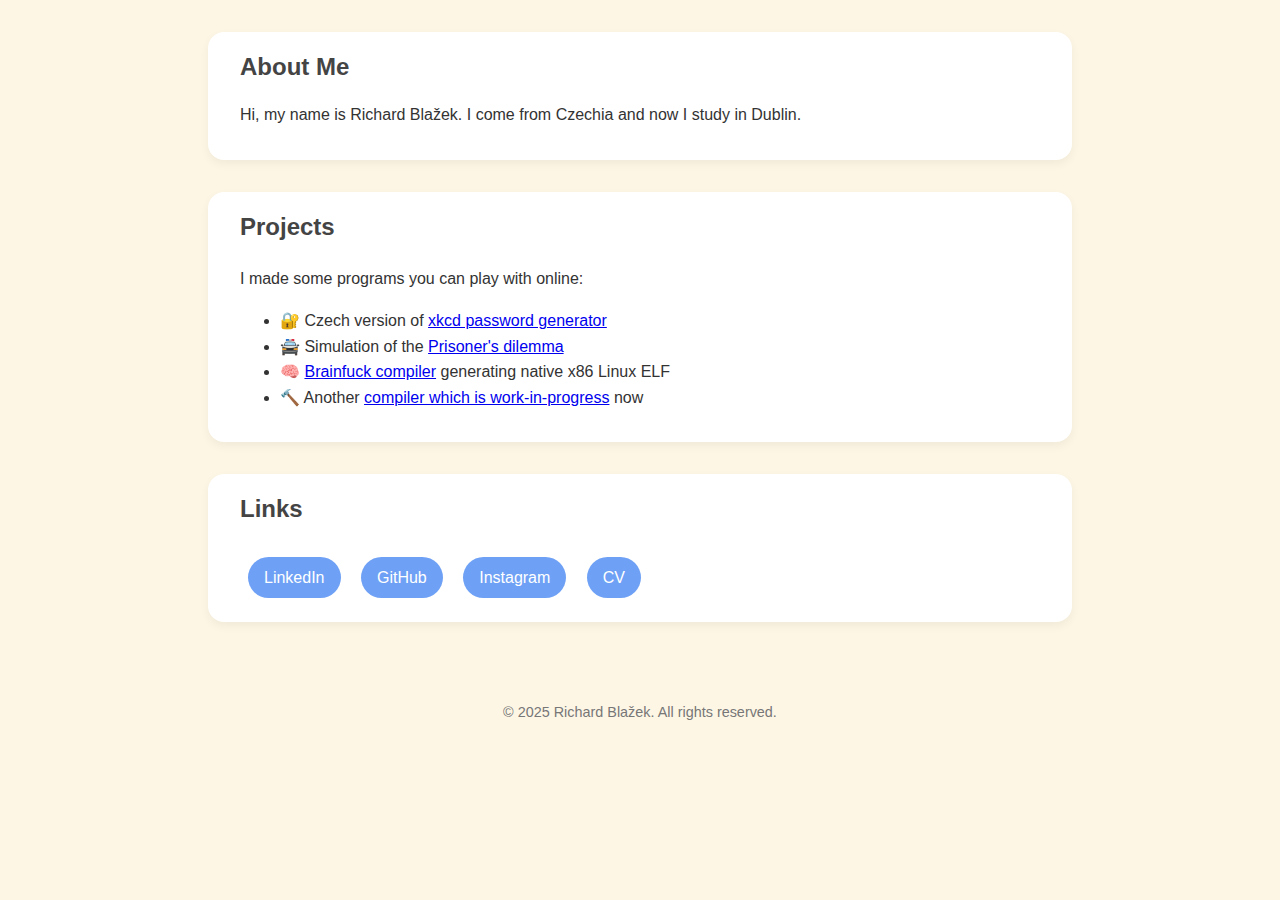
<file: index.html>
<!DOCTYPE html>
<html lang="en">
<head>
  <title>Richard Blažek</title>
  <meta charset="UTF-8">
  <meta name="viewport" content="width=device-width, initial-scale=1.0">
  <meta name="robots" content="index, follow">
  <meta name="description" content="My name is Richard Blažek. I come from Czechia and now I study in Dublin">
  <meta name="author" content="Richard Blažek">
  <link rel="stylesheet" href="assets/style.css"/>
  <link rel="icon" href="favicon.ico" type="image/x-icon">
  <link rel="canonical" href="https://richardblazek.com/">
</head>
<body>
  <header>
    <h1>About Me</h1>
    <p>
      Hi, my name is Richard Blažek. I come from Czechia and now I study in Dublin.
    </p>
  </header>

  <section>
    <h2>Projects</h2>
    <p>I made some programs you can play with online:</p>
    <ul>
	    <li>🔐 Czech version of <a href="passphrase.html">xkcd password generator</a></li>
      <li>🚔 Simulation of the <a href="prisoners-dilemma.html">Prisoner's dilemma</a></li>
      <li>🧠 <a href="brainfuck.html">Brainfuck compiler</a> generating native x86 Linux ELF</li>
      <li>🔨 Another <a href="zyba-wasm-compiler.html">compiler which is work-in-progress</a> now</li>
    </ul>
  </section>

  <section class="links">
    <h2>Links</h2>
    <a href="https://linkedin.com/in/richard-blazek">LinkedIn</a>
    <a href="https://github.com/richard-blazek">GitHub</a>
    <a href="https://www.instagram.com/richard.blzk/">Instagram</a>
    <a href="assets/CV.pdf">CV</a>
  </section>

  <footer>
    <p>© 2025 Richard Blažek. All rights reserved.</p>
  </footer>
</body>
</html>
</file>
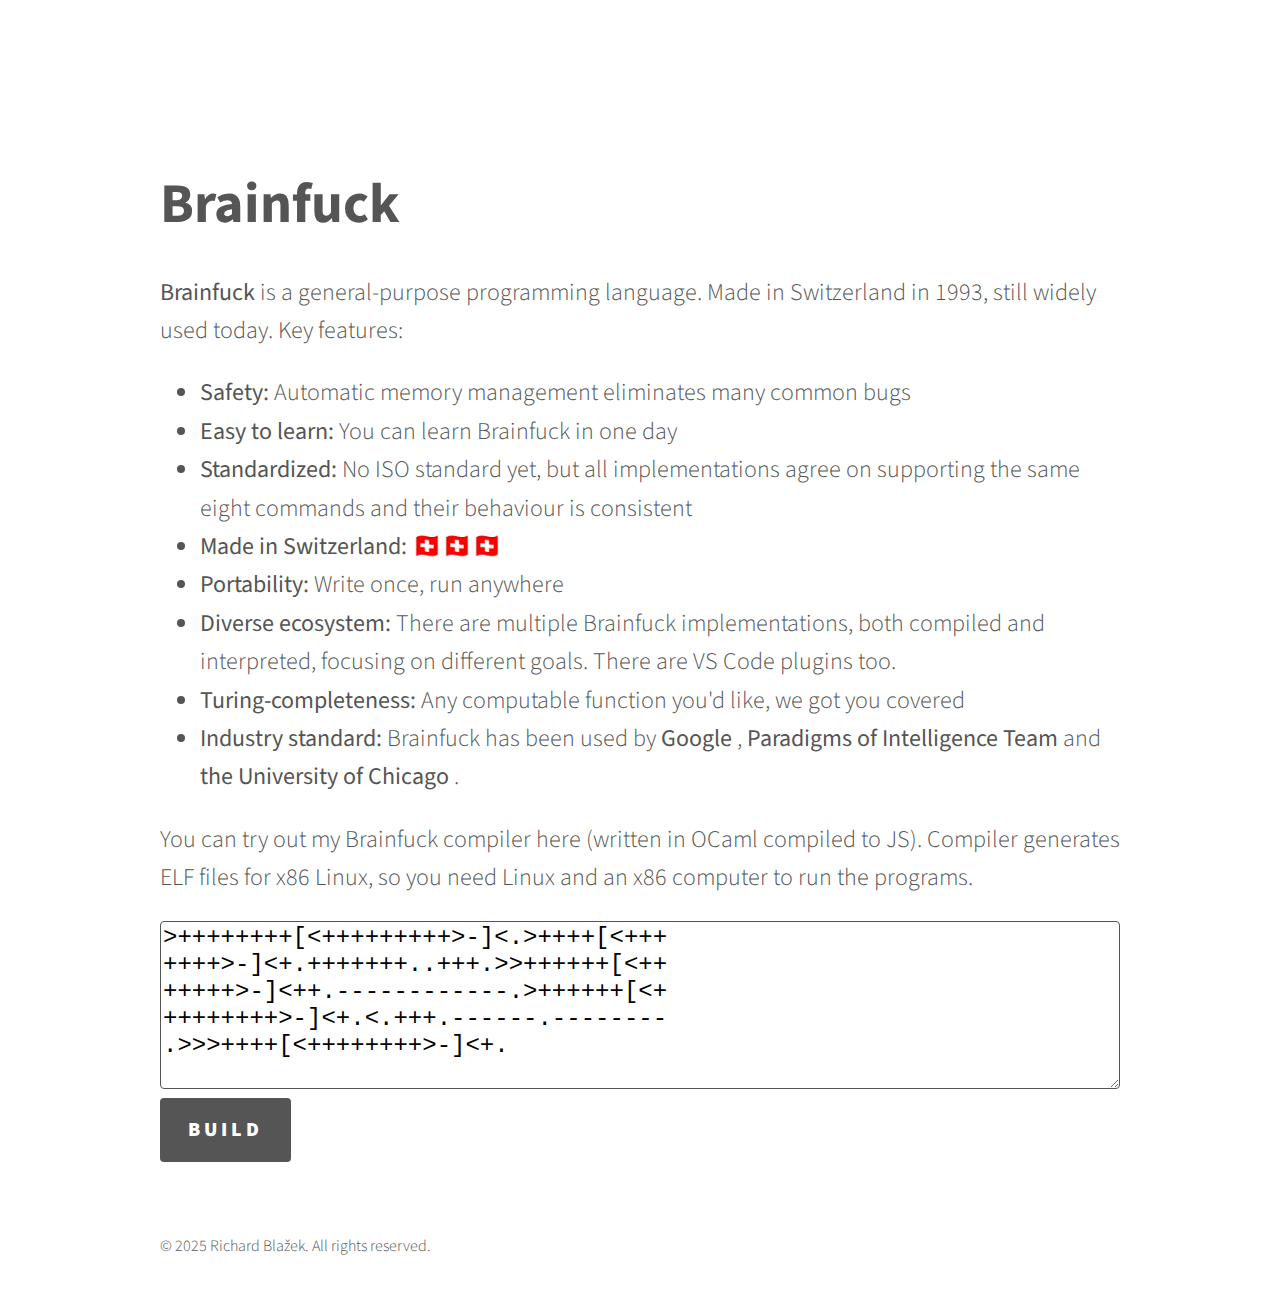
<file: brainfuck.html>
<!DOCTYPE html>
<html lang="en">

<head>
  <title>Brainfuck compiler</title>
  <meta charset="UTF-8">
  <meta name="viewport" content="width=device-width, initial-scale=1.0">
  <meta name="robots" content="index, follow">
  <meta name="description" content="Online compiler of Brainfuck to ELF files for x86 Linux">
  <meta name="author" content="Richard Blažek">
  <link rel="preconnect" href="https://fonts.googleapis.com">
  <link rel="preconnect" href="https://fonts.gstatic.com" crossorigin>
  <link rel="stylesheet"
    href="https://fonts.googleapis.com/css2?family=Source+Sans+3:ital,wght@0,200..900;1,200..900&display=swap">
  <link rel="icon" href="favicon.ico" type="image/x-icon">
  <link rel="canonical" href="https://richardblazek.com/">
  <link rel="stylesheet" href="assets/styles.css" />
</head>

<body>
  <script src="assets/brainfuck.js"></script>
  <script>
    var i = 0;
    function compile() {
      i += 1;

      var code = document.getElementById("codearea").value;
      var bin = brainfuck.compile(code);
      var blob = new Blob([bin], { type: "application/octet-stream" });

      var a = document.createElement("a");
      a.href = URL.createObjectURL(blob);
      a.textContent = `Download program #${i}`;
      a.download = `program${i}`;

      var anchor = document.getElementById("downloads");
      anchor.insertAdjacentElement('afterbegin', document.createElement('br'));
      anchor.insertAdjacentElement('afterbegin', a);
    }
  </script>

  <main>
    <h1>Brainfuck</h1>
    <p>
      <a href="https://en.wikipedia.org/wiki/Brainfuck">Brainfuck</a> is a
      general-purpose programming language. Made in Switzerland in 1993,
      still widely used today. Key features:
    </p>
    <ul>
      <li>
        <b>Safety:</b> Automatic memory management eliminates many common bugs
      </li>
      <li><b>Easy to learn:</b> You can learn Brainfuck in one day</li>
      <li>
        <b>Standardized:</b> No ISO standard yet, but all implementations
        agree on supporting the same eight commands and their behaviour is
        consistent
      </li>
      <li><b>Made in Switzerland:</b> 🇨🇭🇨🇭🇨🇭</li>
      <li>
        <b>Portability:</b> Write once, run anywhere
      </li>
      <li>
        <b>Diverse ecosystem:</b> There are multiple Brainfuck implementations,
        both compiled and interpreted, focusing on different
        goals. There are VS Code plugins too.
      </li>
      <li>
        <b>Turing-completeness:</b> Any computable function you'd like, we got you covered
      </li>
      <li>
        <b>Industry standard:</b> Brainfuck has been used by
        <a href="https://arxiv.org/abs/2406.19108">
          Google
        </a>,
        <a href="https://arxiv.org/abs/2406.19108">
          Paradigms of Intelligence Team
        </a> and
        <a href="https://arxiv.org/abs/2406.19108">
          the University of Chicago
        </a>.
      </li>
    </ul>

    <p>
      You can try out my Brainfuck compiler here (written in OCaml compiled to
      JS). Compiler generates ELF files for x86 Linux, so you need Linux
      and an x86 computer to run the programs.
    </p>

    <textarea rows="6" id="codearea">>++++++++[<+++++++++>-]<.>++++[<+++
++++>-]<+.+++++++..+++.>>++++++[<++
+++++>-]<++.------------.>++++++[<+
++++++++>-]<+.<.+++.------.--------
.>>>++++[<++++++++>-]<+.</textarea><br />
    <button onclick="compile()" id="compile">BUILD</button><br />
    <p id="downloads"></p>
  </main>
  <footer>
    © 2025 Richard Blažek. All rights reserved.
  </footer>
</body>

</html>
</file>
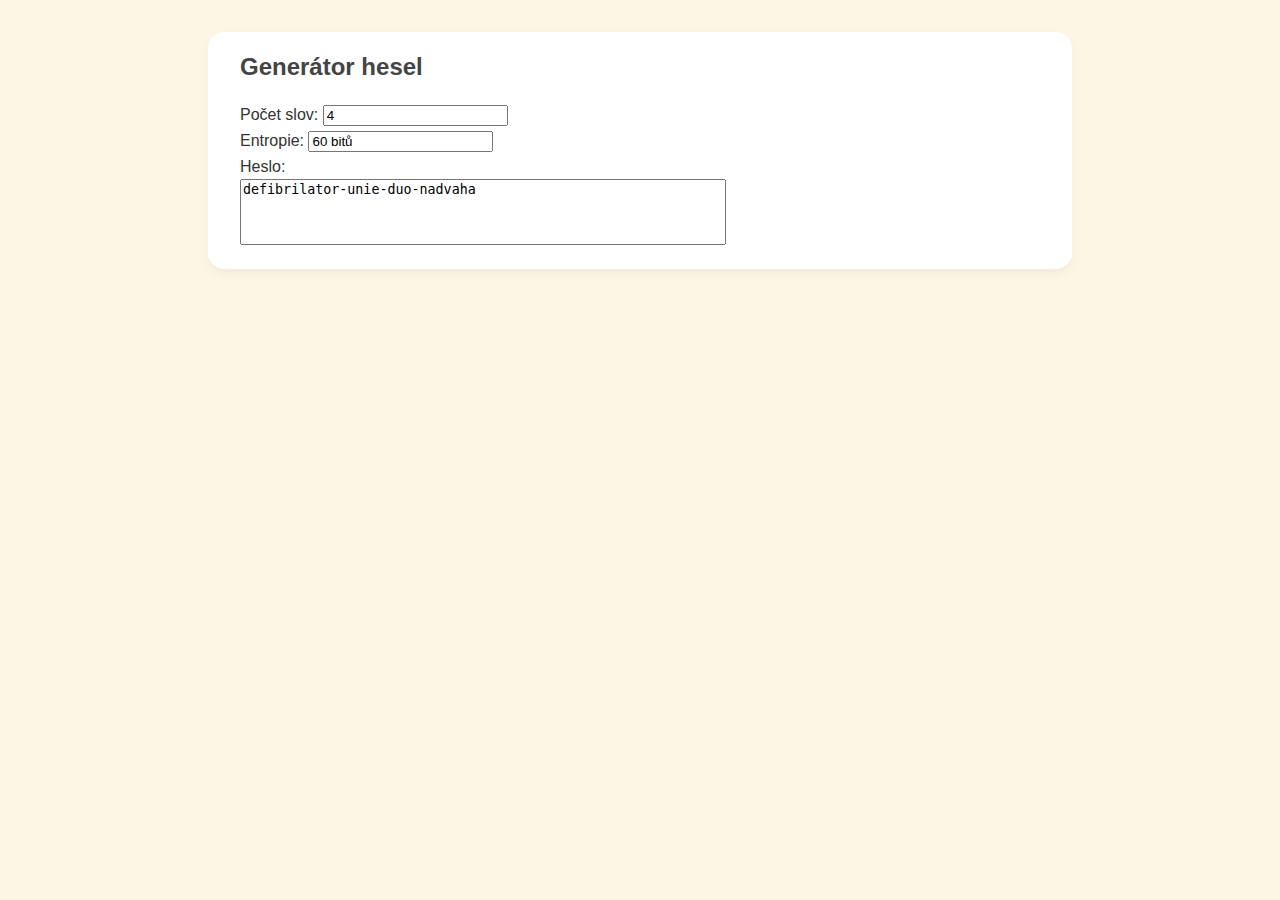
<file: passphrase.html>
<!DOCTYPE html>
<html lang="cs">
<head>
  <meta charset="utf-8"/>
  <meta name="viewport" content="width=device-width, initial-scale=1"/>
  <title>Generátor hesel</title>
  <link rel="stylesheet" href="assets/style.css"/>
</head>

<body>
  <section>
    <h1>Generátor hesel</h1>
    <label>
      Počet slov:
      <input id="count" value="4" required oninput="update()" />
    </label><br/>
    <label>
      Entropie:
      <input id="enthropy" readonly/>
    </label><br/>
    <label for="output">Heslo:</label><br/>
    <textarea id="output" rows="4" readonly></textarea>
  </section>
  <script src="assets/passphrase.js"></script>
  <script>update()</script>
</body>
</html>
</file>
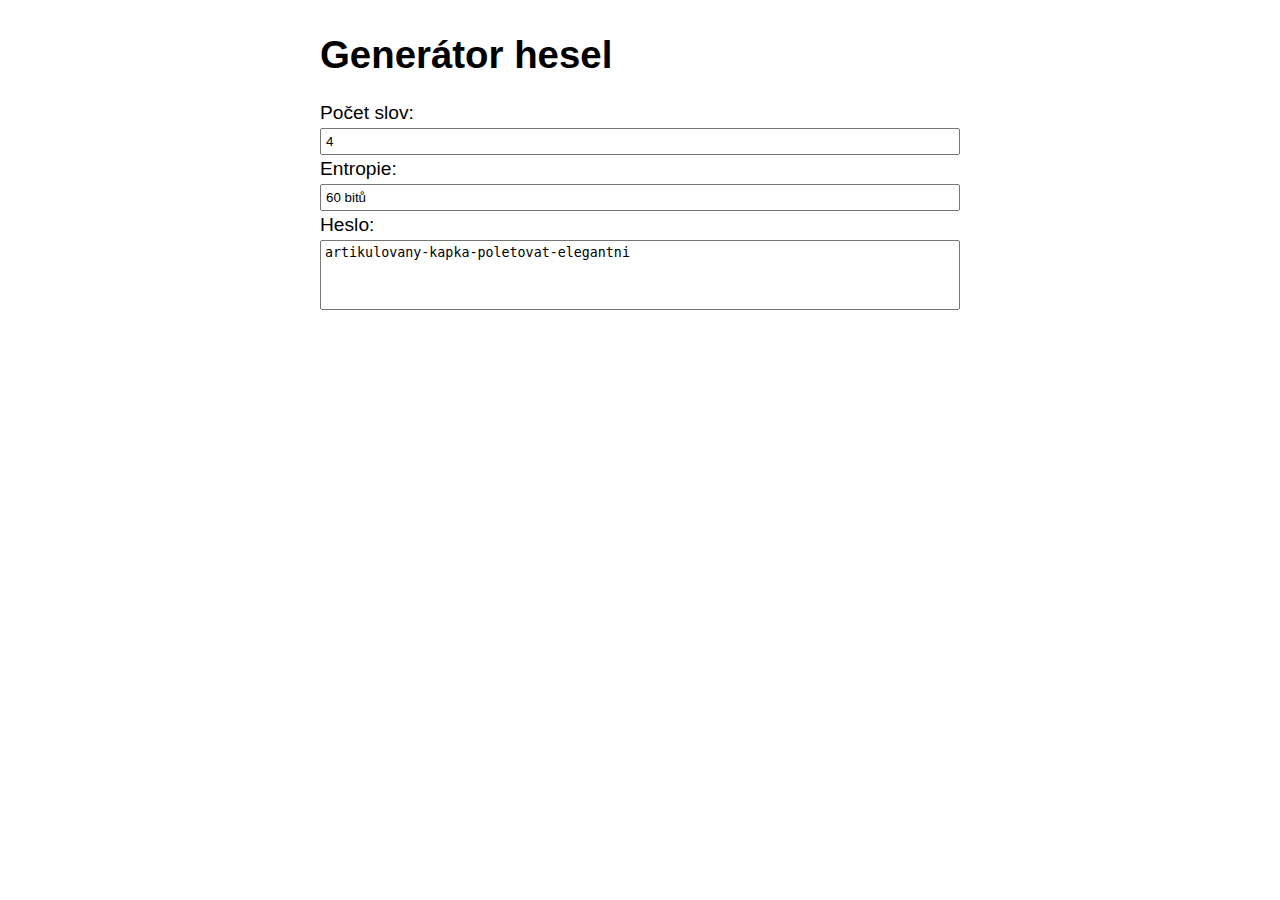
<file: passphrasegen.html>
<!DOCTYPE html>
<html>
    <head>
        <meta charset="utf-8"/>
		<meta name="viewport" content="width=device-width, initial-scale=1"/>
		<title>Generátor hesel</title>
        <link rel="stylesheet" href="style.css"/>
    </head>
    <body>
        <h1>Generátor hesel</h1>
        <label>
            Počet slov:
            <input id="count" value="4" required oninput="update()" />
        </label>
        <label>
            Entropie:
            <input id="enthropy" readonly/>
        </label>
        <label>
            Heslo:
            <textarea id="output" rows="4" readonly></textarea>
        </label>
        <script src="passphrasegen.js"></script>
        <script>update()</script>
    </body>
</html>
</file>
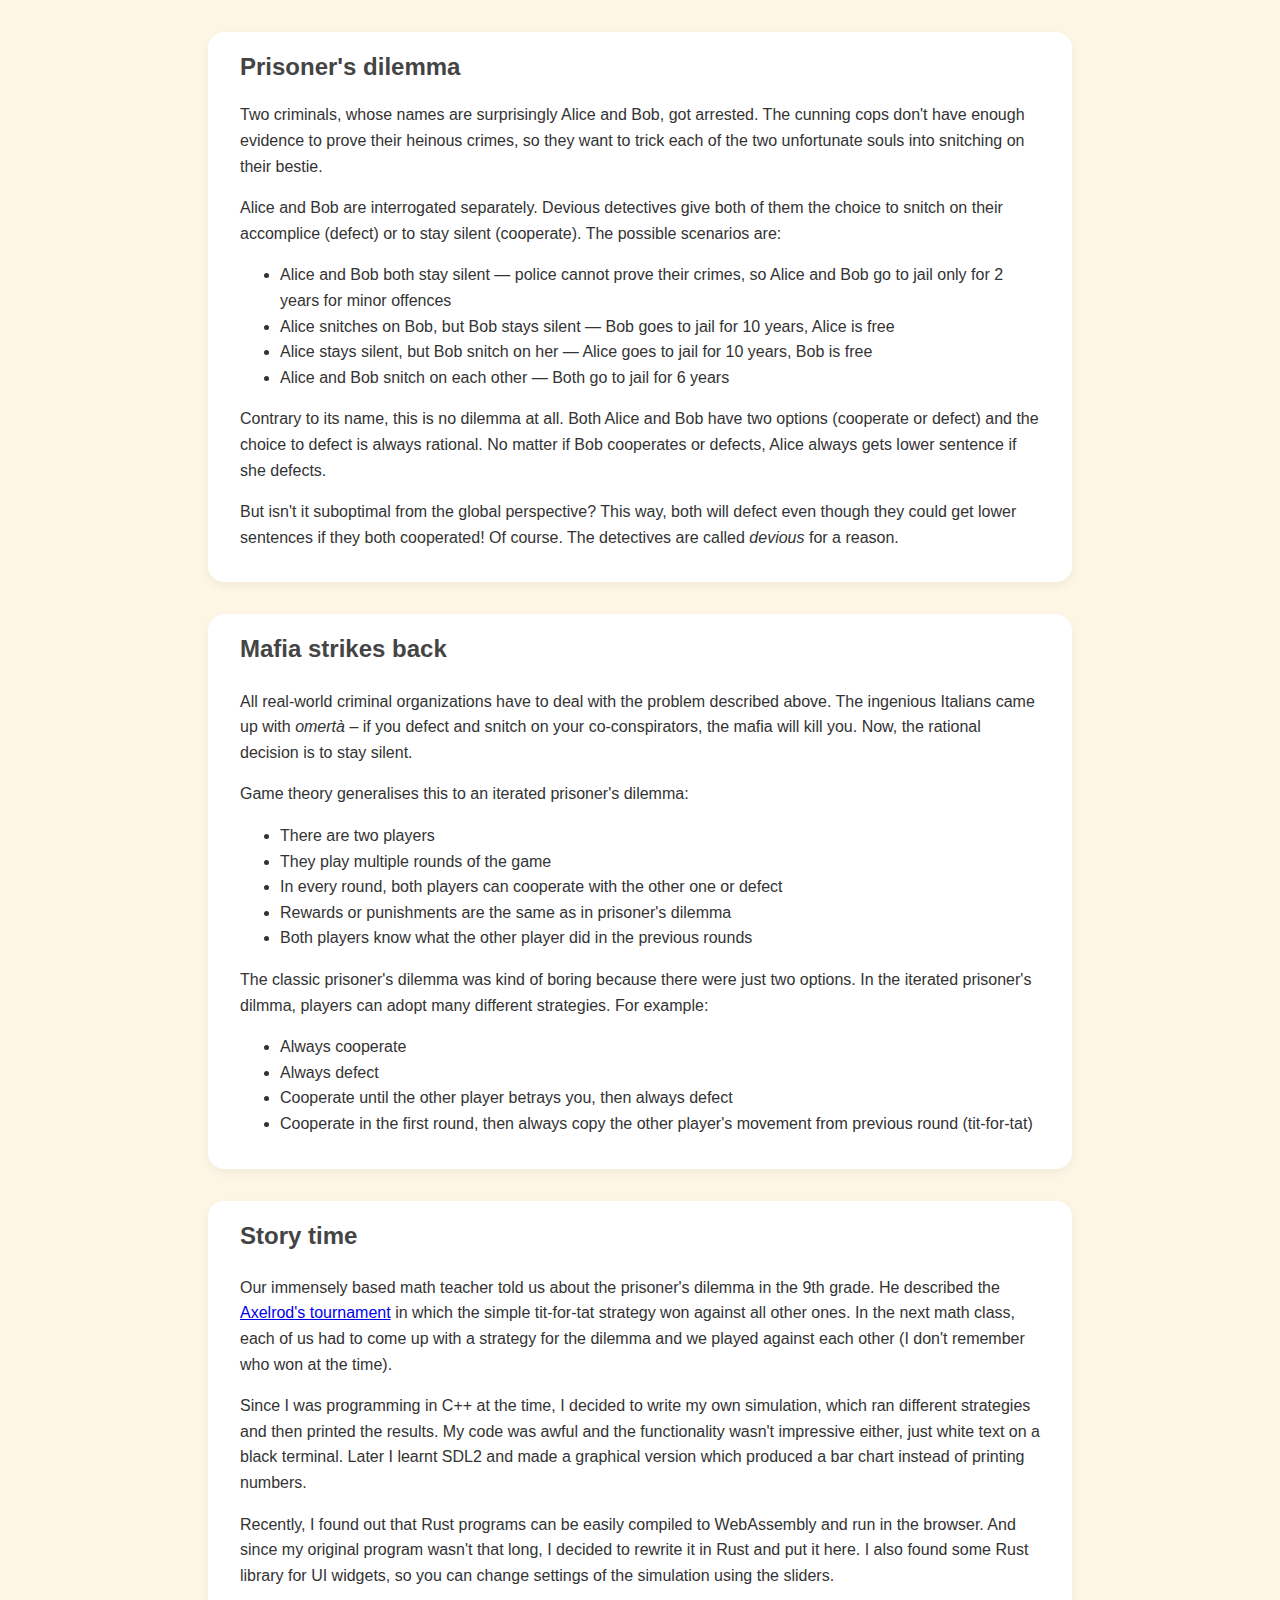
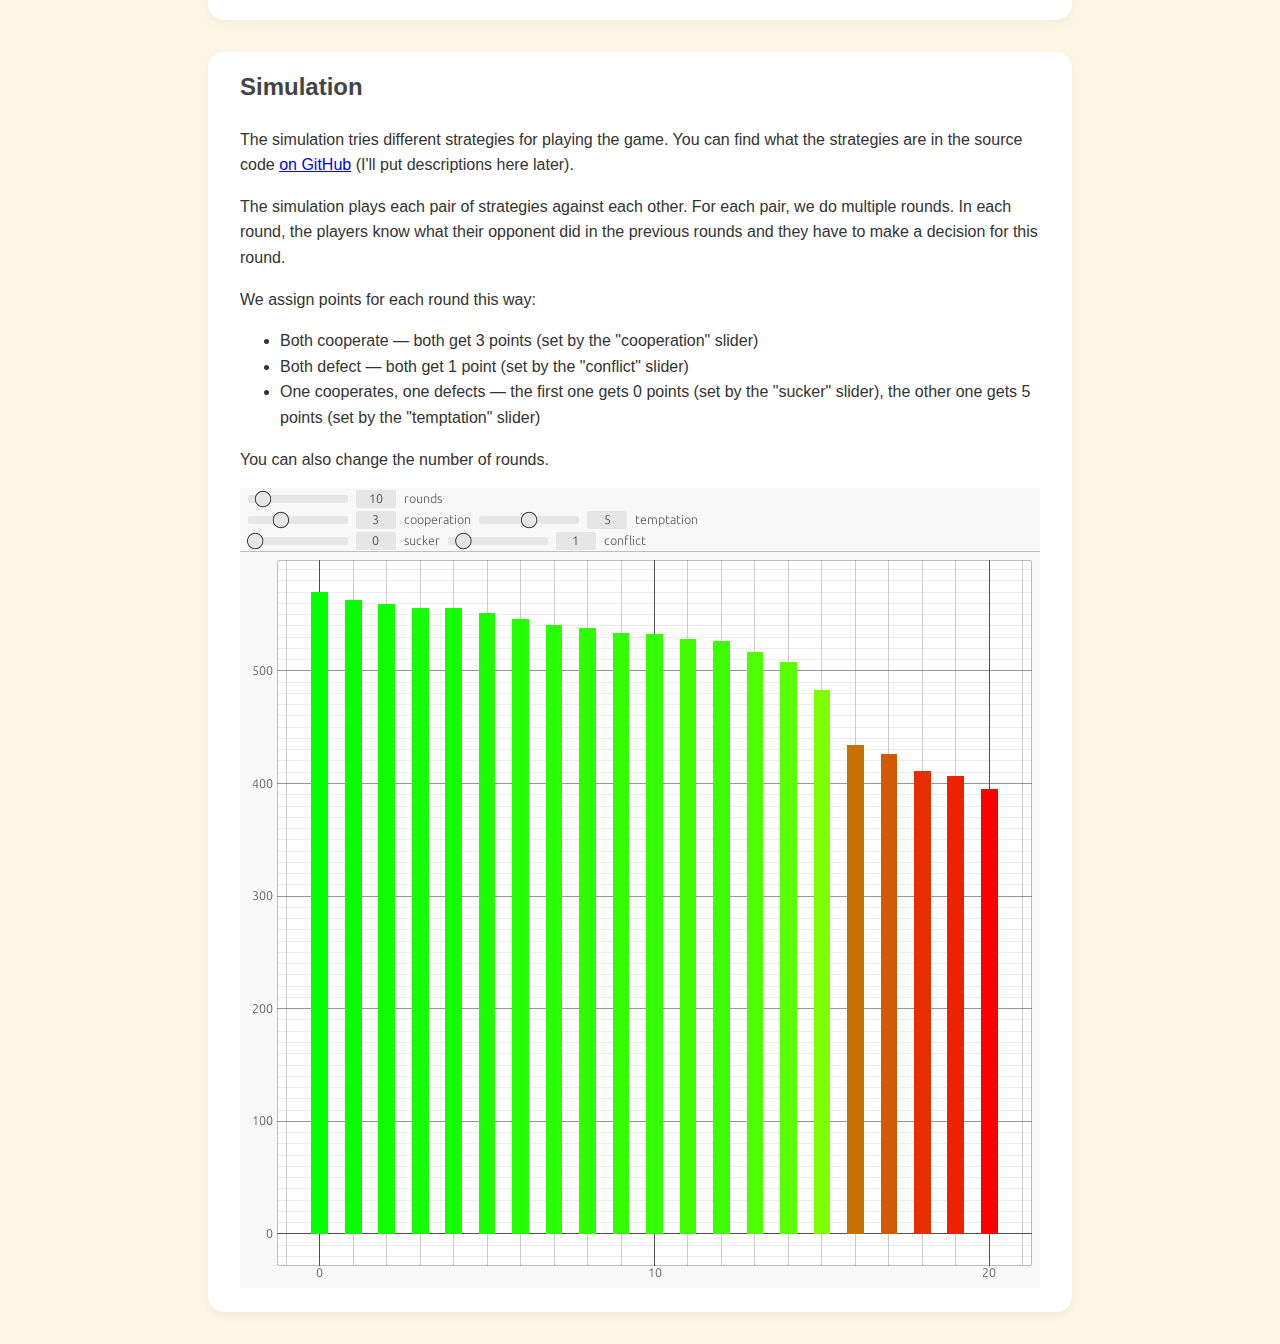
<file: prisoners-dilemma.html>
<!DOCTYPE html>
<html lang="en">

<head>
  <meta charset="utf-8">
  <meta name="viewport" content="width=device-width, initial-scale=1"/>
  <title>Prisoner's dilemma</title>
  <link rel="stylesheet" href="assets/style.css"/>
<body>
  <header>
    <h1>Prisoner's dilemma</h1>
    <p>
      Two criminals, whose names are surprisingly Alice and Bob, got arrested. The cunning
      cops don't have enough evidence to prove their heinous crimes, so they want to trick
      each of the two unfortunate souls into snitching on their bestie.
    </p>
    <p>
      Alice and Bob are interrogated separately. Devious detectives give both of them
      the choice to snitch on their accomplice (defect) or to stay silent (cooperate).
      The possible scenarios are:
      <ul>
        <li>Alice and Bob both stay silent &mdash; police cannot prove their crimes, so Alice and Bob go to jail only for 2 years for minor offences</li>
        <li>Alice snitches on Bob, but Bob stays silent &mdash; Bob goes to jail for 10 years, Alice is free</li>
        <li>Alice stays silent, but Bob snitch on her &mdash; Alice goes to jail for 10 years, Bob is free</li>
        <li>Alice and Bob snitch on each other &mdash; Both go to jail for 6 years</li>
      </ul>
    </p>
    <p>
      Contrary to its name, this is no dilemma at all. Both Alice and Bob have two
      options (cooperate or defect) and the choice to defect is always rational.
      No matter if Bob cooperates or defects, Alice always gets lower sentence if
      she defects.
    </p>
    <p>
      But isn't it suboptimal from the global perspective? This way, both will defect
      even though they could get lower sentences if they both cooperated! Of course.
      The detectives are called <i>devious</i> for a reason.
    </p>
  </header>

  <section>
    <h2>Mafia strikes back</h2>
    <p>
      All real-world criminal organizations have to deal with the problem described
      above. The ingenious Italians came up with <i>omertà</i> &ndash; if you defect
      and snitch on your co-conspirators, the mafia will kill you. Now, the rational
      decision is to stay silent.
    </p>
    <p>
      Game theory generalises this to an iterated prisoner's dilemma:
      <ul>
        <li>There are two players</li>
        <li>They play multiple rounds of the game</li>
        <li>In every round, both players can cooperate with the other one or defect</li>
        <li>Rewards or punishments are the same as in prisoner's dilemma</li>
        <li>Both players know what the other player did in the previous rounds</li>
      </ul>
    </p>
    <p>
      The classic prisoner's dilemma was kind of boring because there were just two
      options. In the iterated prisoner's dilmma, players can adopt many different
      strategies. For example:
      <ul>
        <li>Always cooperate</li>
        <li>Always defect</li>
        <li>Cooperate until the other player betrays you, then always defect</li>
        <li>Cooperate in the first round, then always copy the other player's movement from previous round (tit-for-tat)</li>
      </ul>
    </p>
  </section>

  <section>
    <h2>Story time</h2>
    <p>
      Our immensely based math teacher told us about the prisoner's dilemma in the 9th grade. He described
      the <a href="https://cs.stanford.edu/people/eroberts/courses/soco/projects/1998-99/game-theory/axelrod.html">Axelrod's tournament</a>
      in which the simple tit-for-tat strategy won against all other ones. In the next math class, each of us
      had to come up with a strategy for the dilemma and we played against each other (I don't remember who
      won at the time).
    </p>
    <p>
      Since I was programming in C++ at the time, I decided to write my own simulation, which ran
      different strategies and then printed the results. My code was awful and the functionality
      wasn't impressive either, just white text on a black terminal. Later I learnt SDL2 and made
      a graphical version which produced a bar chart instead of printing numbers.
    </p>
    <p>
      Recently, I found out that Rust programs can be easily compiled to WebAssembly and run
      in the browser. And since my original program wasn't that long, I decided to rewrite it
      in Rust and put it here. I also found some Rust library for UI widgets, so you can change
      settings of the simulation using the sliders.
    </p>
  </section>

  <section>
    <h2>Simulation</h2>
    <p>
      The simulation tries different strategies for playing the game. You can find what the strategies
      are in the source code
      <a href="https://github.com/richard-blazek/PrisonersDilemma/blob/main/src/strategy.rs">on GitHub</a>
      (I'll put descriptions here later).
    </p>
    <p>
      The simulation plays each pair of strategies against each other. For each pair, we do multiple rounds.
      In each round, the players know what their opponent did in the previous rounds and they have to make
      a decision for this round.
    </p>
    <p>
      We assign points for each round this way:
      <ul>
        <li>Both cooperate &mdash; both get 3 points (set by the "cooperation" slider)</li>
        <li>Both defect &mdash; both get 1 point (set by the "conflict" slider)</li>
        <li>
          One cooperates, one defects &mdash; the first one gets 0 points (set by the "sucker" slider),
          the other one gets 5 points (set by the "temptation" slider)
        </li>
      </ul>
      You can also change the number of rounds.
    </p>
    <p id="loading_text">Loading...</p>
    <canvas id="canvas_id" style="width: 100%; height: min(100vh, 800px);"></canvas>
  </section>

  <script type="module">
    import init, * as bindings from './assets/prisoners-dilemma-4610de8599b46f7a.js';
    const wasm = await init({ module_or_path: './assets/prisoners-dilemma-4610de8599b46f7a_bg.wasm' });
    window.wasmBindings = bindings;
    dispatchEvent(new CustomEvent("TrunkApplicationStarted", {detail: {wasm}}));
  </script>
</body>
</html>
</file>
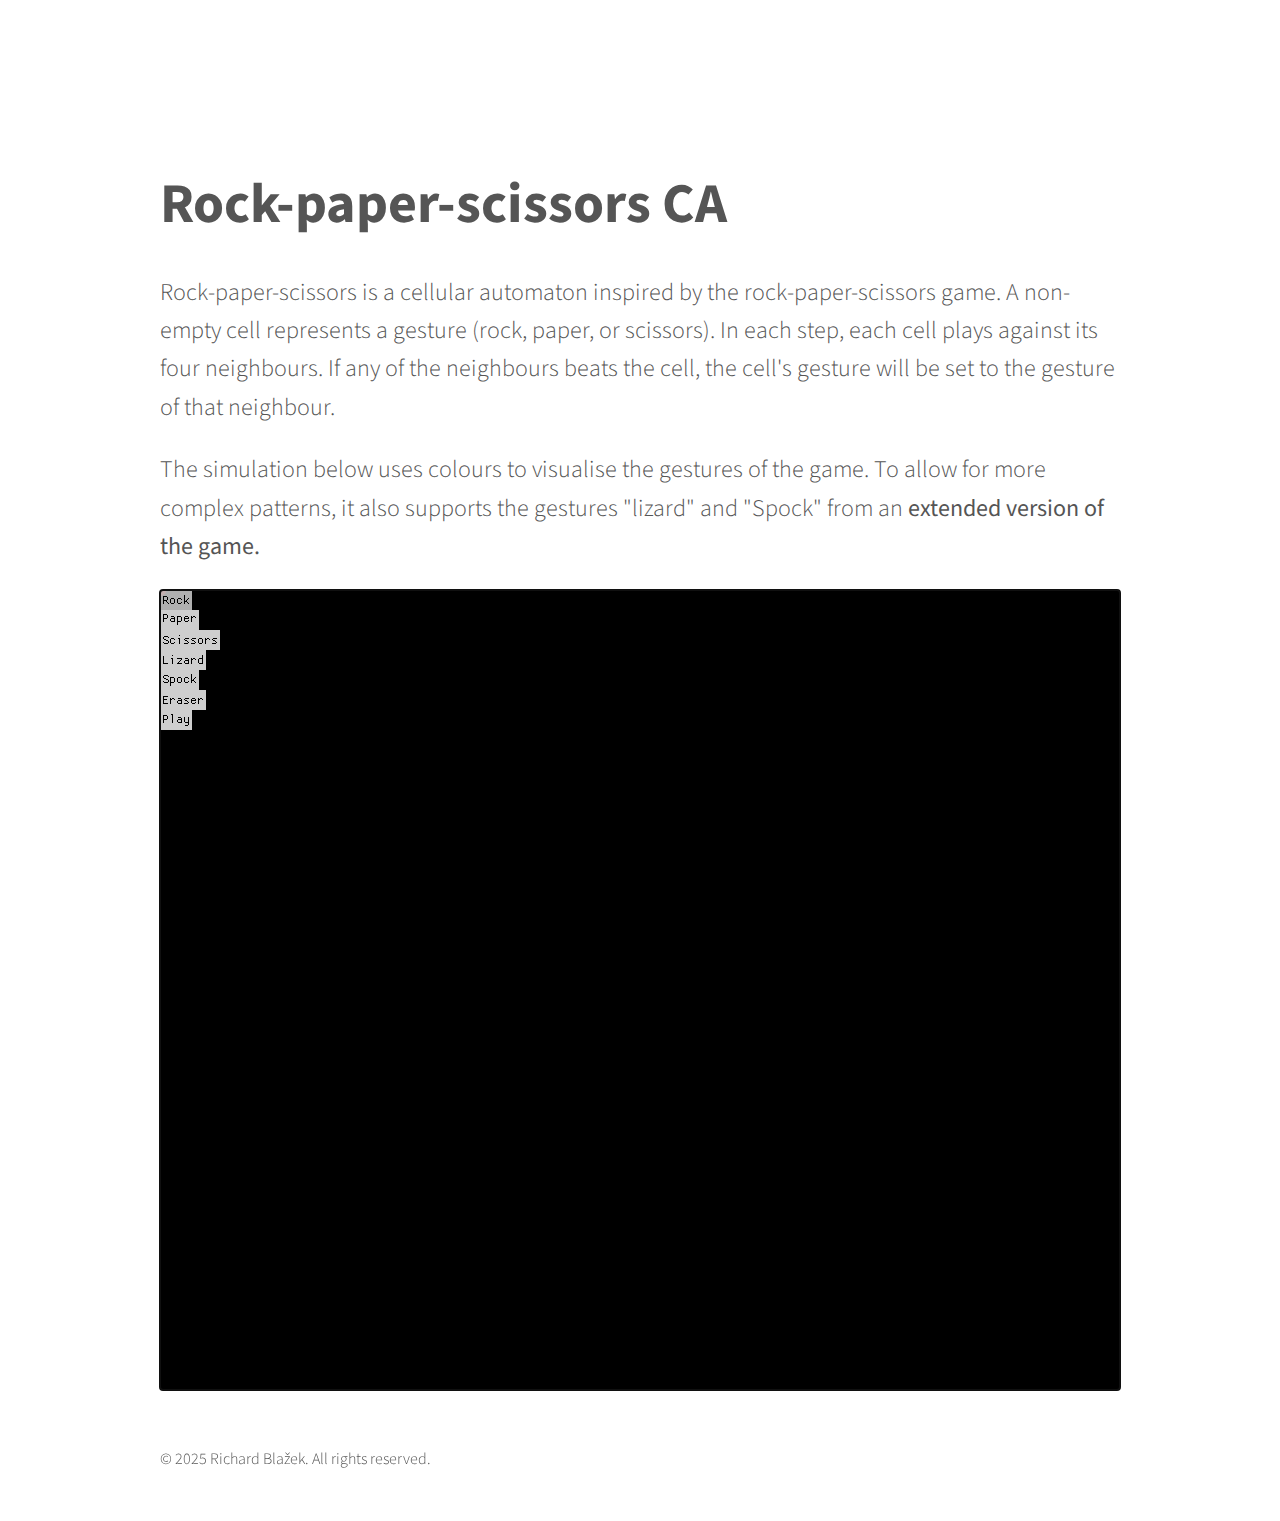
<file: rock-paper-scissors.html>
<!DOCTYPE html>
<html lang="en">

<head>
  <title>Rock-paper-scissors cellular automaton</title>
  <meta charset="UTF-8">
  <meta name="viewport" content="width=device-width, initial-scale=1.0">
  <meta name="robots" content="index, follow">
  <meta name="description" content="Simulated tournament of the strategies for the Prisoner's dilemma">
  <meta name="author" content="Richard Blažek">
  <link rel="preconnect" href="https://fonts.googleapis.com">
  <link rel="preconnect" href="https://fonts.gstatic.com" crossorigin>
  <link rel="stylesheet"
    href="https://fonts.googleapis.com/css2?family=Source+Sans+3:ital,wght@0,200..900;1,200..900&display=swap">
  <link rel="icon" href="favicon.ico" type="image/x-icon">
  <link rel="canonical" href="https://richardblazek.com/">
  <link rel="stylesheet" href="assets/styles.css" />
</head>

<body>
  <main>
    <h1>Rock-paper-scissors CA</h1>
    <p>
      Rock-paper-scissors is a cellular automaton inspired by the
      rock-paper-scissors game. A non-empty cell represents a gesture (rock,
      paper, or scissors). In each step, each cell plays against its
      four neighbours. If any of the neighbours beats the cell, the cell's
      gesture will be set to the gesture of that neighbour.
    </p>
    <p>
      The simulation below uses colours to visualise the gestures of the game.
      To allow for more complex patterns, it also supports the gestures "lizard"
      and "Spock" from an
      <a href="https://en.wikipedia.org/wiki/Rock_paper_scissors#Additional_weapons">
        extended version of the game.
      </a>
    </p>
    <canvas id="glcanvas" tabindex="1" style="width: 100%; height: 50rem;"></canvas>
    <script src="assets/mq_js_bundle.js"></script>
    <script>load("assets/rock-paper-scissors.wasm");</script>
  </main>
  <footer>
    © 2025 Richard Blažek. All rights reserved.
  </footer>
</body>

</html>
</file>
<file: assets/style.css>
body {
    font-family: 'Helvetica Neue', sans-serif;
    margin: 0;
    background: #fdf6e5;
    color: #333;
    line-height: 1.6;
}
section, header {
    max-width: 800px;
    margin: 2rem auto;
    padding: 1rem 2rem;
    background: white;
    border-radius: 1rem;
    box-shadow: 0 4px 10px rgba(0,0,0,0.05);
}
section h2, section h1, header h1 {
    font-size: 1.5rem;
    margin-top: 0;
    color: #444;
}
.links a {
    display: inline-block;
    margin: 0.5rem;
    padding: 0.5rem 1rem;
    border-radius: 2rem;
    background: #6ea1f5;
    color: white;
    text-decoration: none;
    transition: 0.3s;
}
.links a:hover {
    background: #90c0ff;
}
footer {
    text-align: center;
    padding: 2rem;
    font-size: 0.9rem;
    color: #777;
}
textarea {
    width: min(100%, 30rem);
    resize: none;
}
code {
    background-color: #f6f8fa;
    border: 1px solid #d0d7de;
    border-radius: 6px;
    padding: 0.2em 0.4em;
    font-family: ui-monospace, SFMono-Regular, Menlo, Monaco, Consolas, "Liberation Mono", "Courier New", monospace;
    font-size: 85%;
}
</file>
<file: assets/styles.css>
body, input, button {
    font-family: "Source Sans 3", Helvetica, sans-serif;
    line-height: 1.6;
}

body {
    margin: 0;
    color: #555;
}

main {
    width: 100%;
    max-width: 60rem;
    margin: 0 auto;
    padding: 10rem 1rem 0 1rem;
}

h1 {
    font-size: 3.5rem;
    font-weight: 700;
    margin: 0 0 1.5rem 0;
}

p, input, li, textarea {
    font-size: 1.5rem;
    font-weight: 300;
}

p, ul {
    margin: 0 0 1.5rem 0;
}

a:hover {
    color: #f78;
}

a {
    transition: color 0.3s ease;
    text-decoration: none;
    color: #555;
    font-weight: 400;
}

footer {
    width: 100%;
    max-width: 60rem;
    margin: 0 auto;
    padding: 3rem 1rem;
    font-size: 1rem;
    font-weight: 300;
}

section.gallery {
    display: grid;
    grid-template-columns: 1fr 1fr 1fr;
    row-gap: 2.5rem;
    column-gap: 2.5rem;
    padding: 3rem 0;
}

a.tile {
    display: flex;
    justify-content: center;
    align-items: center;
    text-align: center;
    padding: 8rem 2rem;
    color: #fff;
    font-size: 1.5rem;
    font-weight: 900;
    letter-spacing: 0.25rem;
    position: relative;
    background-color: #0004;
    transition: background-color 0.7s ease;
}

a.tile:hover {
    background-color: #0000;
}

a.tile > img {
    position: absolute;
    width: 100%;
    height: 100%;
    object-fit: cover;
    object-position: center center;
    z-index: -1;
    border-radius: 0.25rem;
}

input, button, textarea {
    outline: 0;
    border: 0;
    box-sizing: border-box;
}

input {
    box-shadow: inset 0 -1px 0 0 #555;
    color: #555;
}

input:focus {
    box-shadow: inset 0 -2px 0 0 #f78;
}

button {
    font-size: 1.25rem;
    padding: 1rem 1.75rem;
    border-radius: 0.25rem;
    font-weight: 900;
    letter-spacing: 0.25rem;
    background-color: #555;
    transition: background-color 0.7s ease;
    color: #fff;
    cursor: pointer;
}

button:hover {
    background-color: #f78;
}

textarea {
    width: 100%;
    resize: vertical;
    outline: 0;
    border-radius: 0.25rem;
    border: 1px solid #555;
}
</file>
<file: style.css>
body {
    margin: 0rem auto;
    max-width: 40rem;
    padding: 0.6rem 3.2rem;
    font: 1.2em/1.5 sans-serif;
}
h1,h2,h3 {
    margin: 1rem 0;
}
input,textarea {
    padding: 0.25rem;
    resize: none;
}
label {
    display: flex;
    flex-direction: column;
}
p {
    line-height: 1.5;
    margin: 0;
}
</file>
